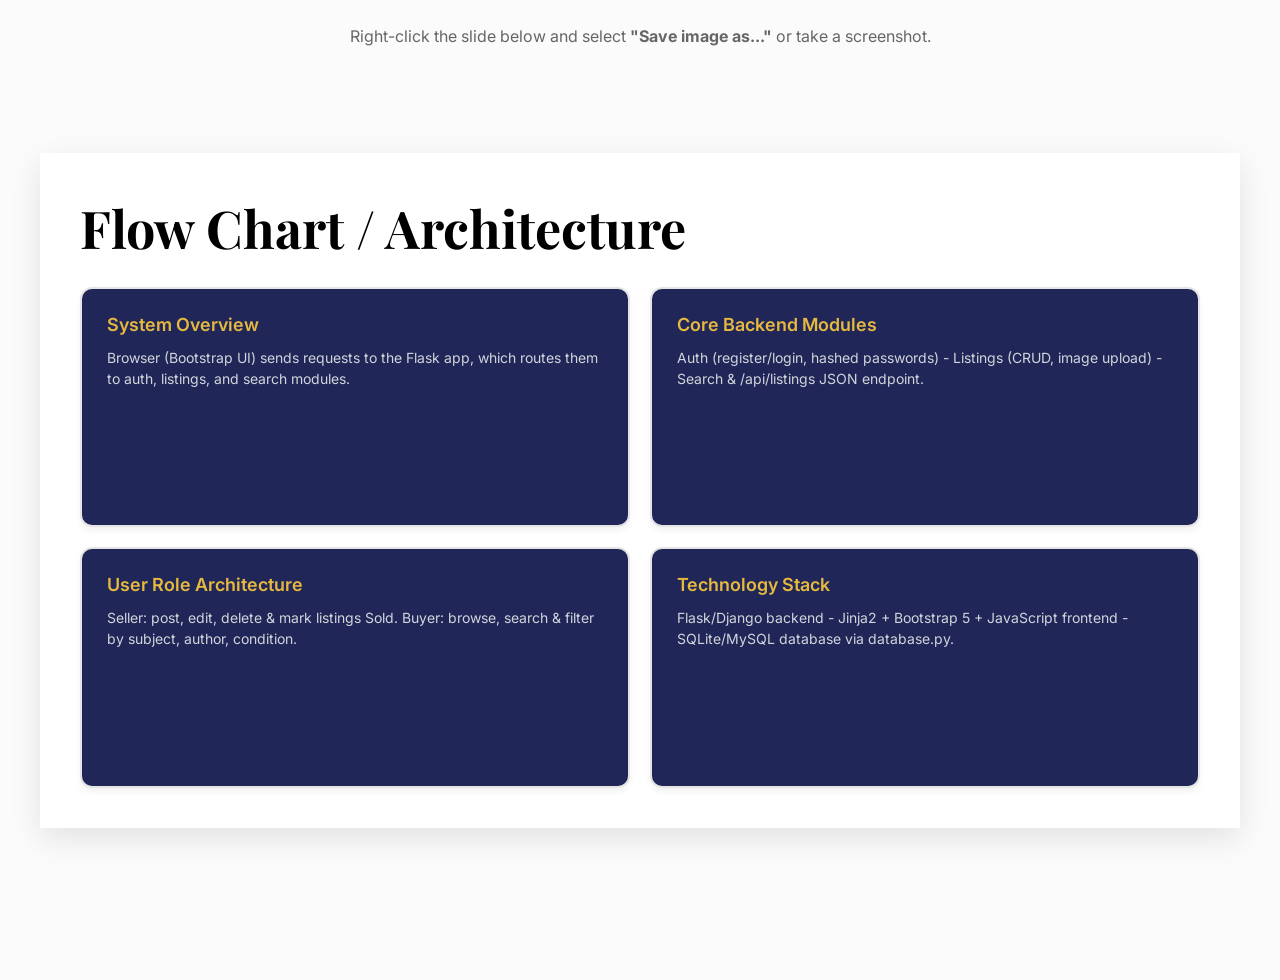
<file: book_exchange/architecture_slide.html>
<!DOCTYPE html>
<html lang="en">
<head>
    <meta charset="UTF-8">
    <meta name="viewport" content="width=device-width, initial-scale=1.0">
    <title>Flow Chart / Architecture Slide</title>
    <style>
        @import url('https://fonts.googleapis.com/css2?family=Playfair+Display:wght@700&family=Inter:wght@400;600&display=swap');

        body {
            background-color: #fbfbfb;
            margin: 0;
            padding: 40px;
            display: flex;
            justify-content: center;
            align-items: center;
            min-height: 100vh;
            font-family: 'Inter', sans-serif;
        }

        .slide-container {
            width: 1200px;
            height: 675px; /* 16:9 aspect ratio */
            background-color: white;
            padding: 40px;
            box-sizing: border-box;
            display: flex;
            flex-direction: column;
            box-shadow: 0 10px 30px rgba(0,0,0,0.1);
        }

        .slide-title {
            font-family: 'Playfair Display', serif;
            font-size: 52px;
            color: #000;
            margin-top: 0;
            margin-bottom: 25px;
            font-weight: 700;
        }

        .grid {
            display: grid;
            grid-template-columns: 1fr 1fr;
            grid-template-rows: 1fr 1fr;
            gap: 20px;
            flex-grow: 1;
        }

        .card {
            background-color: #202758;
            border-radius: 12px;
            padding: 25px;
            border: 2px solid #e5e5e5;
            box-shadow: 0 4px 6px rgba(0,0,0,0.05);
        }

        .card-title {
            color: #e6b83f;
            font-size: 18px;
            font-weight: 600;
            margin-top: 0;
            margin-bottom: 12px;
        }

        .card-content {
            color: #d1d5db;
            font-size: 14px;
            line-height: 1.5;
            margin: 0;
        }
        
        .instructions {
            position: absolute;
            top: 10px;
            left: 0;
            right: 0;
            text-align: center;
            color: #666;
        }
    </style>
</head>
<body>
    <div class="instructions">
        <p>Right-click the slide below and select <strong>"Save image as..."</strong> or take a screenshot.</p>
    </div>

    <div class="slide-container">
        <h1 class="slide-title">Flow Chart / Architecture</h1>
        
        <div class="grid">
            <!-- Box 1 -->
            <div class="card">
                <h2 class="card-title">System Overview</h2>
                <p class="card-content">Browser (Bootstrap UI) sends requests to the Flask app, which routes them to auth, listings, and search modules.</p>
            </div>
            
            <!-- Box 2 -->
            <div class="card">
                <h2 class="card-title">Core Backend Modules</h2>
                <p class="card-content">Auth (register/login, hashed passwords) - Listings (CRUD, image upload) - Search & /api/listings JSON endpoint.</p>
            </div>
            
            <!-- Box 3 -->
            <div class="card">
                <h2 class="card-title">User Role Architecture</h2>
                <p class="card-content">Seller: post, edit, delete & mark listings Sold. Buyer: browse, search & filter by subject, author, condition.</p>
            </div>
            
            <!-- Box 4 -->
            <div class="card">
                <h2 class="card-title">Technology Stack</h2>
                <p class="card-content">Flask/Django backend - Jinja2 + Bootstrap 5 + JavaScript frontend - SQLite/MySQL database via database.py.</p>
            </div>
        </div>
    </div>
</body>
</html>
</file>
